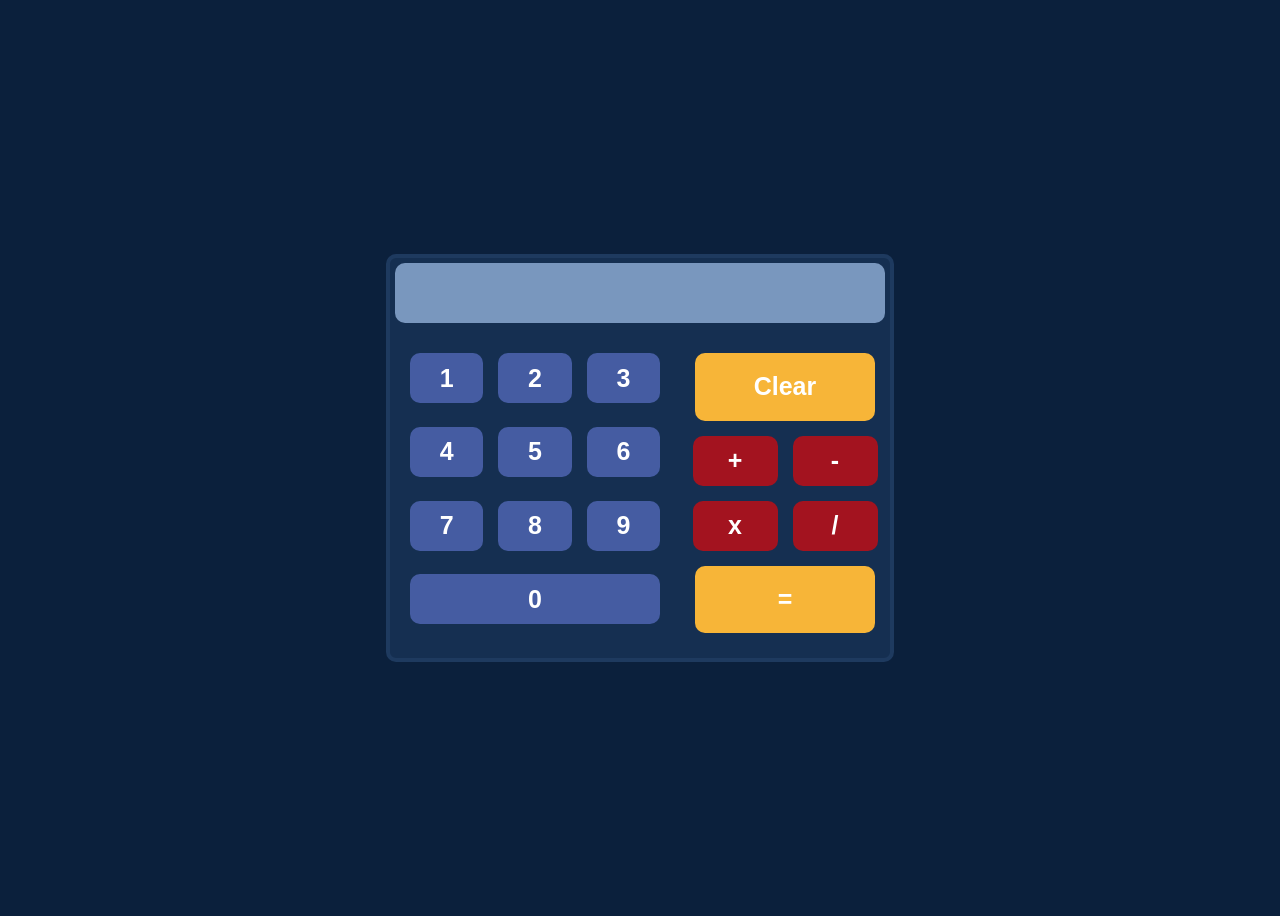
<file: calculator/index.html>
<!DOCTYPE html>
<html lang="en">

<head>
    <meta charset="UTF-8">
    <meta name="viewport" content="width=device-width, initial-scale=1.0">
    <title>Calculator</title>
    <link rel="stylesheet" href="style.css">

</head>

<body>

    <div class="container">
        <div class="textArea">
            <p id="numArea"></p>
        </div>

        <div class="actions">
            <div class="numbers-container">
                <button class="numbers" id="1">1</button>
                <button class="numbers" id="2">2</button>
                <button class="numbers" id="3">3</button>
                <button class="numbers" id="4">4</button>
                <button class="numbers" id="5">5</button>
                <button class="numbers" id="6">6</button>
                <button class="numbers" id="7">7</button>
                <button class="numbers" id="8">8</button>
                <button class="numbers" id="9">9</button>
                <button class="numbers zero" id="0">0</button>
            </div>

            <div class="operators-container">
                <button id="clear">Clear</button>
                <div class="operations-container">
                    <button class="operations" id="+">+</button>
                    <button class="operations" id="-">-</button>
                    <button class="operations" id="x">x</button>
                    <button class="operations" id="/">/</button>
                </div>
                <button id="equal">=</button>



            </div>

        </div>

    </div>

    <script src="app.js"></script>
</body>

</html>
</file>
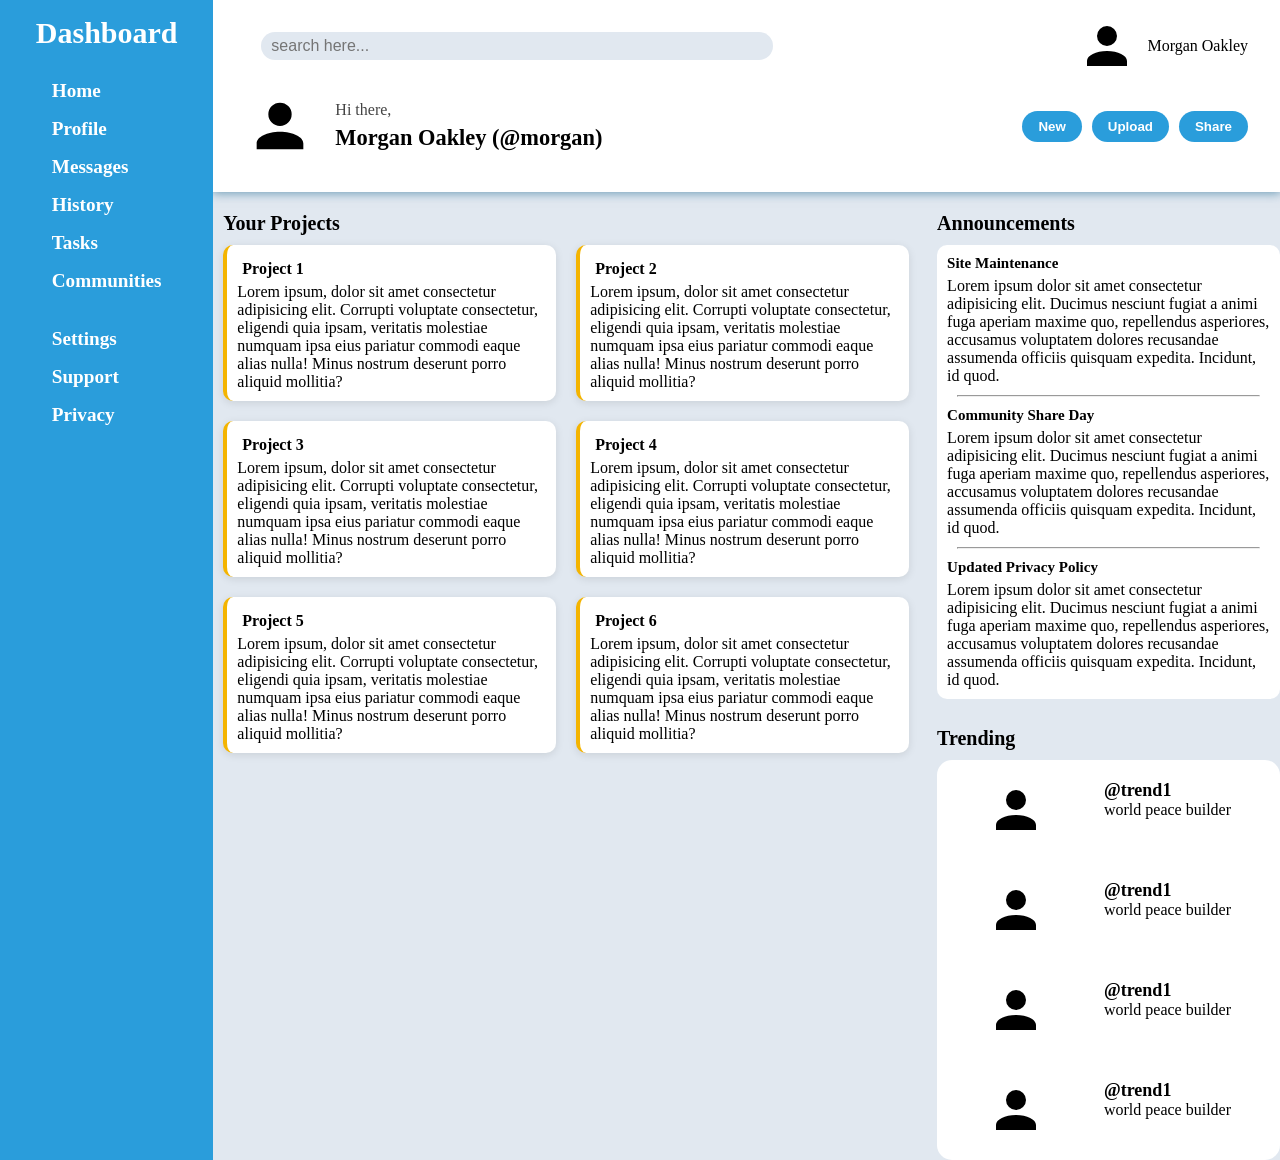
<file: dashboard/index.html>
<!DOCTYPE html>
<html lang="en">

<head>
    <meta charset="UTF-8">
    <meta name="viewport" content="width=device-width, initial-scale=1.0">
    <title>Dashboard</title>
</head>
<link rel="stylesheet" href="style.css">

<body>
    <aside>
        <h1>Dashboard</h1>

        <nav>
            <ul>
                <li><a href="">Home</a></li>
                <li><a href="">Profile</a></li>
                <li><a href="">Messages</a></li>
                <li><a href="">History</a></li>
                <li><a href="">Tasks</a></li>
                <li><a href="">Communities</a></li>
            </ul>

            <ul>
                <li><a href="">Settings</a></li>
                <li><a href="">Support</a></li>
                <li><a href="">Privacy</a></li>
            </ul>
        </nav>
    </aside>

    <main>
        <header>
            <div class="header-top">
                <input type="text" id="search" placeholder="search here...">
                <div class="profile">
                    <svg xmlns="http://www.w3.org/2000/svg" viewBox="0 0 24 24">
                        <title>account</title>
                        <path
                            d="M12,4A4,4 0 0,1 16,8A4,4 0 0,1 12,12A4,4 0 0,1 8,8A4,4 0 0,1 12,4M12,14C16.42,14 20,15.79 20,18V20H4V18C4,15.79 7.58,14 12,14Z" />
                    </svg>
                    <p>Morgan Oakley</p>
                </div>
            </div>
            <div class="header-bottom">
                <div class="greeting">
                    <svg xmlns="http://www.w3.org/2000/svg" viewBox="0 0 24 24">
                        <title>account</title>
                        <path
                            d="M12,4A4,4 0 0,1 16,8A4,4 0 0,1 12,12A4,4 0 0,1 8,8A4,4 0 0,1 12,4M12,14C16.42,14 20,15.79 20,18V20H4V18C4,15.79 7.58,14 12,14Z" />
                    </svg>
                    <div class="greeting-text">
                        <p>Hi there,</p>
                        <h1>Morgan Oakley (@morgan)</h1>
                    </div>
                </div>
                <div class="actions">
                    <button id="new">New</button>
                    <button id="upload">Upload</button>
                    <button id="share">Share</button>
                </div>
            </div>
        </header>

        <div class="layout">
            <div class="projects">
                <h4>Your Projects</h4>
                <div class="project-list">
                    <div class="project-card">
                        <div class="project-title">Project 1</div>
                        <div class="project desc">Lorem ipsum, dolor sit amet consectetur adipisicing elit. Corrupti
                            voluptate consectetur, eligendi quia ipsam, veritatis molestiae numquam ipsa eius pariatur
                            commodi eaque alias nulla! Minus nostrum deserunt porro aliquid mollitia?</div>
                    </div>
                    <div class="project-card">
                        <div class="project-title">Project 2</div>
                        <div class="project desc">Lorem ipsum, dolor sit amet consectetur adipisicing elit. Corrupti
                            voluptate consectetur, eligendi quia ipsam, veritatis molestiae numquam ipsa eius pariatur
                            commodi eaque alias nulla! Minus nostrum deserunt porro aliquid mollitia?</div>
                    </div>
                    <div class="project-card">
                        <div class="project-title">Project 3</div>
                        <div class="project desc">Lorem ipsum, dolor sit amet consectetur adipisicing elit. Corrupti
                            voluptate consectetur, eligendi quia ipsam, veritatis molestiae numquam ipsa eius pariatur
                            commodi eaque alias nulla! Minus nostrum deserunt porro aliquid mollitia?</div>
                    </div>
                    <div class="project-card">
                        <div class="project-title">Project 4</div>
                        <div class="project desc">Lorem ipsum, dolor sit amet consectetur adipisicing elit. Corrupti
                            voluptate consectetur, eligendi quia ipsam, veritatis molestiae numquam ipsa eius pariatur
                            commodi eaque alias nulla! Minus nostrum deserunt porro aliquid mollitia?</div>
                    </div>
                    <div class="project-card">
                        <div class="project-title">Project 5</div>
                        <div class="project desc">Lorem ipsum, dolor sit amet consectetur adipisicing elit. Corrupti
                            voluptate consectetur, eligendi quia ipsam, veritatis molestiae numquam ipsa eius pariatur
                            commodi eaque alias nulla! Minus nostrum deserunt porro aliquid mollitia?</div>
                    </div>
                    <div class="project-card">
                        <div class="project-title">Project 6</div>
                        <div class="project desc">Lorem ipsum, dolor sit amet consectetur adipisicing elit. Corrupti
                            voluptate consectetur, eligendi quia ipsam, veritatis molestiae numquam ipsa eius pariatur
                            commodi eaque alias nulla! Minus nostrum deserunt porro aliquid mollitia?</div>
                    </div>

                </div>

            </div>
            <div class="announcements">
                <h4>Announcements</h4>
                <div class="announce-list">
                    <p class="announces">
                    <h5>Site Maintenance</h5>
                    Lorem ipsum dolor sit amet consectetur adipisicing elit. Ducimus nesciunt fugiat a animi fuga
                    aperiam maxime quo, repellendus asperiores, accusamus voluptatem dolores recusandae assumenda
                    officiis quisquam expedita. Incidunt, id quod.
                    </p>
                    <hr>
                    <p class="announces">
                    <h5>Community Share Day</h5>
                    Lorem ipsum dolor sit amet consectetur adipisicing elit. Ducimus nesciunt fugiat a animi fuga
                    aperiam maxime quo, repellendus asperiores, accusamus voluptatem dolores recusandae assumenda
                    officiis quisquam expedita. Incidunt, id quod.
                    </p>
                    <hr>
                    <p class="announces">
                    <h5>Updated Privacy Policy</h5>
                    Lorem ipsum dolor sit amet consectetur adipisicing elit. Ducimus nesciunt fugiat a animi fuga
                    aperiam maxime quo, repellendus asperiores, accusamus voluptatem dolores recusandae assumenda
                    officiis quisquam expedita. Incidunt, id quod.
                    </p>
                </div>


            </div>
            <div class="trending">
                <h4>Trending</h4>

                <div class="trends">
                    <div class="trend">
                        <svg xmlns="http://www.w3.org/2000/svg" viewBox="0 0 24 24">
                            <title>account</title>
                            <path
                                d="M12,4A4,4 0 0,1 16,8A4,4 0 0,1 12,12A4,4 0 0,1 8,8A4,4 0 0,1 12,4M12,14C16.42,14 20,15.79 20,18V20H4V18C4,15.79 7.58,14 12,14Z" />
                        </svg>
                        <div class="trend-text">
                            <span>@trend1</span><br>
                            world peace builder
                        </div>
                    </div>
                    <div class="trend">
                        <svg xmlns="http://www.w3.org/2000/svg" viewBox="0 0 24 24">
                            <title>account</title>
                            <path
                                d="M12,4A4,4 0 0,1 16,8A4,4 0 0,1 12,12A4,4 0 0,1 8,8A4,4 0 0,1 12,4M12,14C16.42,14 20,15.79 20,18V20H4V18C4,15.79 7.58,14 12,14Z" />
                        </svg>
                        <div class="trend-text">
                            <span>@trend1</span><br>
                            world peace builder
                        </div>
                    </div>
                    <div class="trend">
                        <svg xmlns="http://www.w3.org/2000/svg" viewBox="0 0 24 24">
                            <title>account</title>
                            <path
                                d="M12,4A4,4 0 0,1 16,8A4,4 0 0,1 12,12A4,4 0 0,1 8,8A4,4 0 0,1 12,4M12,14C16.42,14 20,15.79 20,18V20H4V18C4,15.79 7.58,14 12,14Z" />
                        </svg>
                        <div class="trend-text">
                            <span>@trend1</span><br>
                            world peace builder
                        </div>
                    </div>
                    <div class="trend">
                        <svg xmlns="http://www.w3.org/2000/svg" viewBox="0 0 24 24">
                            <title>account</title>
                            <path
                                d="M12,4A4,4 0 0,1 16,8A4,4 0 0,1 12,12A4,4 0 0,1 8,8A4,4 0 0,1 12,4M12,14C16.42,14 20,15.79 20,18V20H4V18C4,15.79 7.58,14 12,14Z" />
                        </svg>
                        <div class="trend-text">
                            <span>@trend1</span><br>
                            world peace builder
                        </div>
                    </div>
                </div>
            </div>
        </div>
    </main>
</body>

</html>
</file>
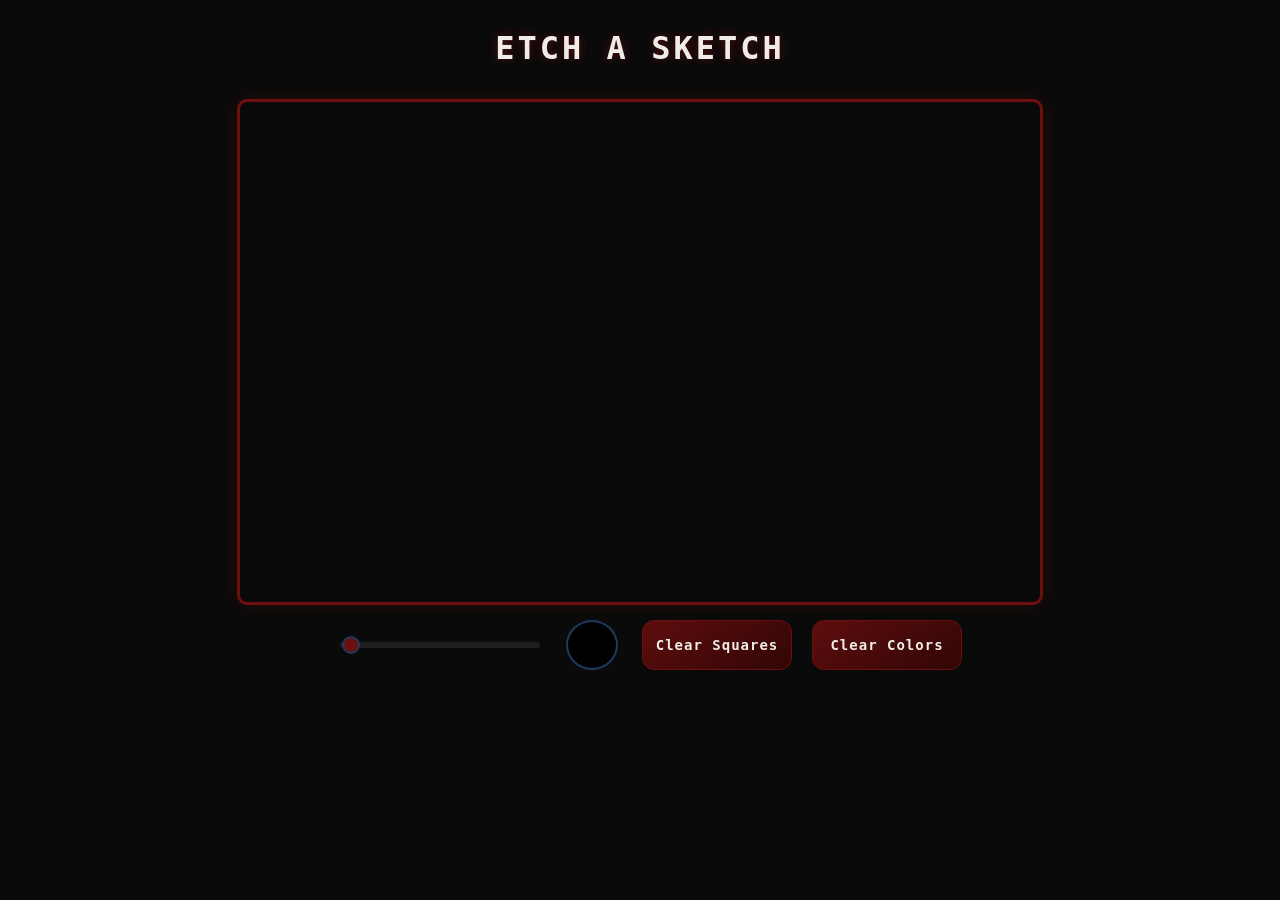
<file: etch-a-sketch/index.html>
<!DOCTYPE html>
<html lang="en">

<head>
    <meta charset="UTF-8">
    <meta name="viewport" content="width=device-width, initial-scale=1.0">
    <title>Etch a sketch</title>
    <link rel="stylesheet" href="style.css">
</head>

<body>
    <div class="layout">
        <h1>Etch a Sketch</h1>

        <div class="divs-side">
        </div>

        <div class="actions-side">
            <p id="divsNumber"></p>
            <input type="range" id="divSelector" min="0" max="4000" value="50">
            <input type="color" id="colorSelector" value="red">
            <button id="clearBtn" onclick="handleClear()">Clear Squares</button>
            <button id="clearColors" onclick="hnadleColorClear()">Clear Colors</button>
        </div>

    </div>

    <script src="app.js"></script>

</body>

</html>
</file>
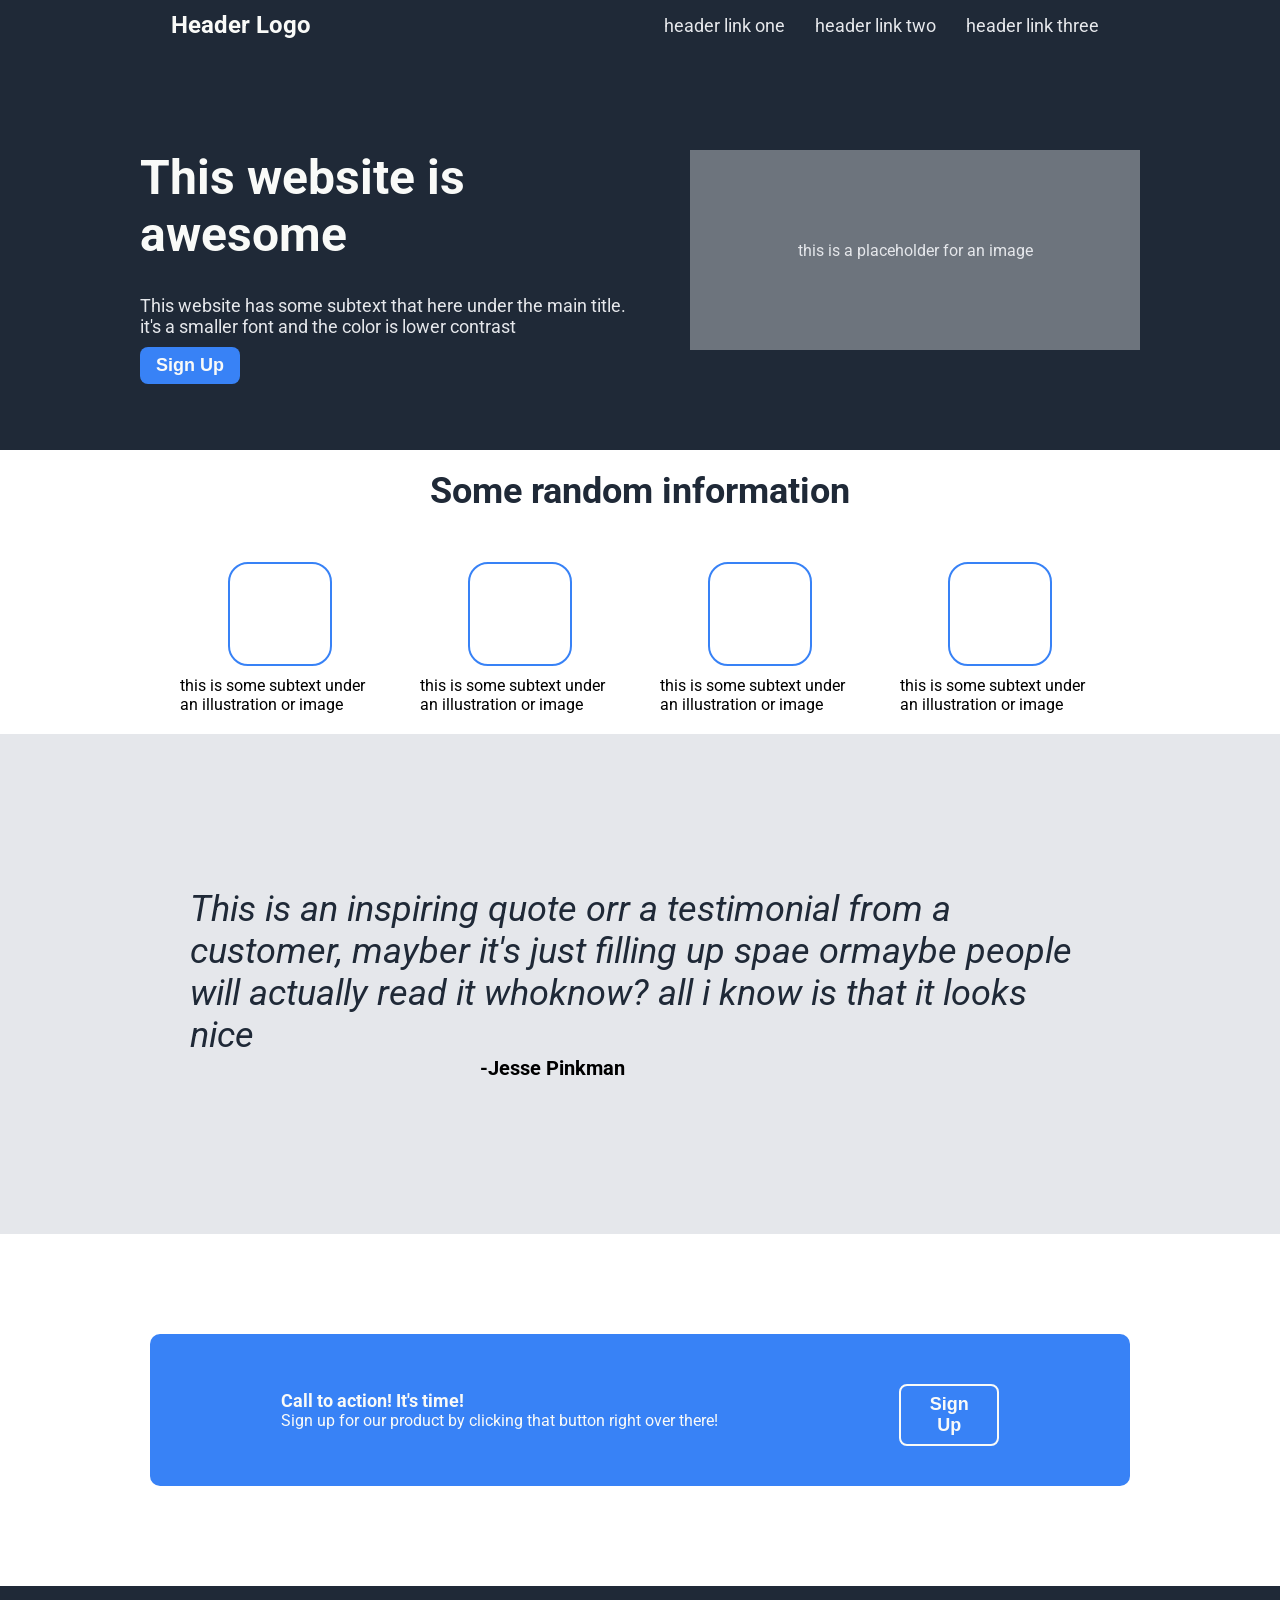
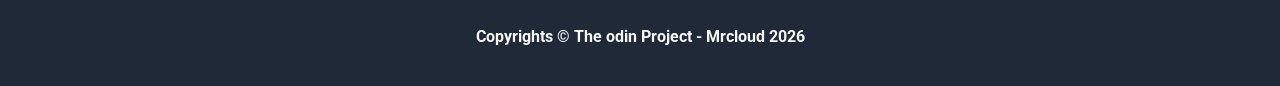
<file: landing-page/index.html>
<!DOCTYPE html>
<html lang="en">

<head>
    <meta charset="UTF-8">
    <meta name="viewport" content="width=device-width, initial-scale=1.0">
    <link rel="stylesheet" href="style.css">
    <title>Landing Page</title>
</head>

<body>
    <header>
        <div id="logo">
            Header Logo
        </div>

        <div class="navbar">
            <a href="#">header link one</a>
            <a href="#">header link two</a>
            <a href="#">header link three</a>
        </div>
    </header>


    <div class="hero">
        <div class="hero-left">
            <h1 id="hero-main-text">This website is awesome</h1>

            <div id="hero-second-text">This website has some subtext that here under the main title.
                it's a smaller font and the color is lower contrast</div>

            <button type="submit">Sign Up</button>
        </div>

        <div id="img-box">
            this is a placeholder for an image
        </div>
    </div>


    <div class="information">
        <div id="info-header">
            Some random information
        </div>

        <div class="info-section">

            <div class="info">
                <div class="info-img"></div>
                this is some subtext under an illustration or image
            </div>


            <div class="info">
                <div class="info-img"></div>
                this is some subtext under an illustration or image
            </div>


            <div class="info">
                <div class="info-img"></div>
                this is some subtext under an illustration or image
            </div>


            <div class="info">
                <div class="info-img"></div>
                this is some subtext under an illustration or image
            </div>

        </div>
    </div>


    <div class="quote-section">
        <div id="quote">This is an inspiring quote orr a testimonial from a customer, mayber it's just filling up spae
            ormaybe people will actually read it whoknow? all i know is that it looks nice</div>
        <span id="quote-attr">-Jesse Pinkman</span>
    </div>




    <div class="action-section">
        <div class="action-left">
            <div id="action-title">
                Call to action! It's time!
            </div>

            <div id="action-text">
                Sign up for our product by clicking that button right over there!
            </div>
        </div>
        <div>
            <button type="submit" id="action-btn">Sign Up</button>
        </div>
    </div>


    <footer>
        Copyrights &copy; The odin Project - Mrcloud 2026
    </footer>
</body>

</html>
</file>
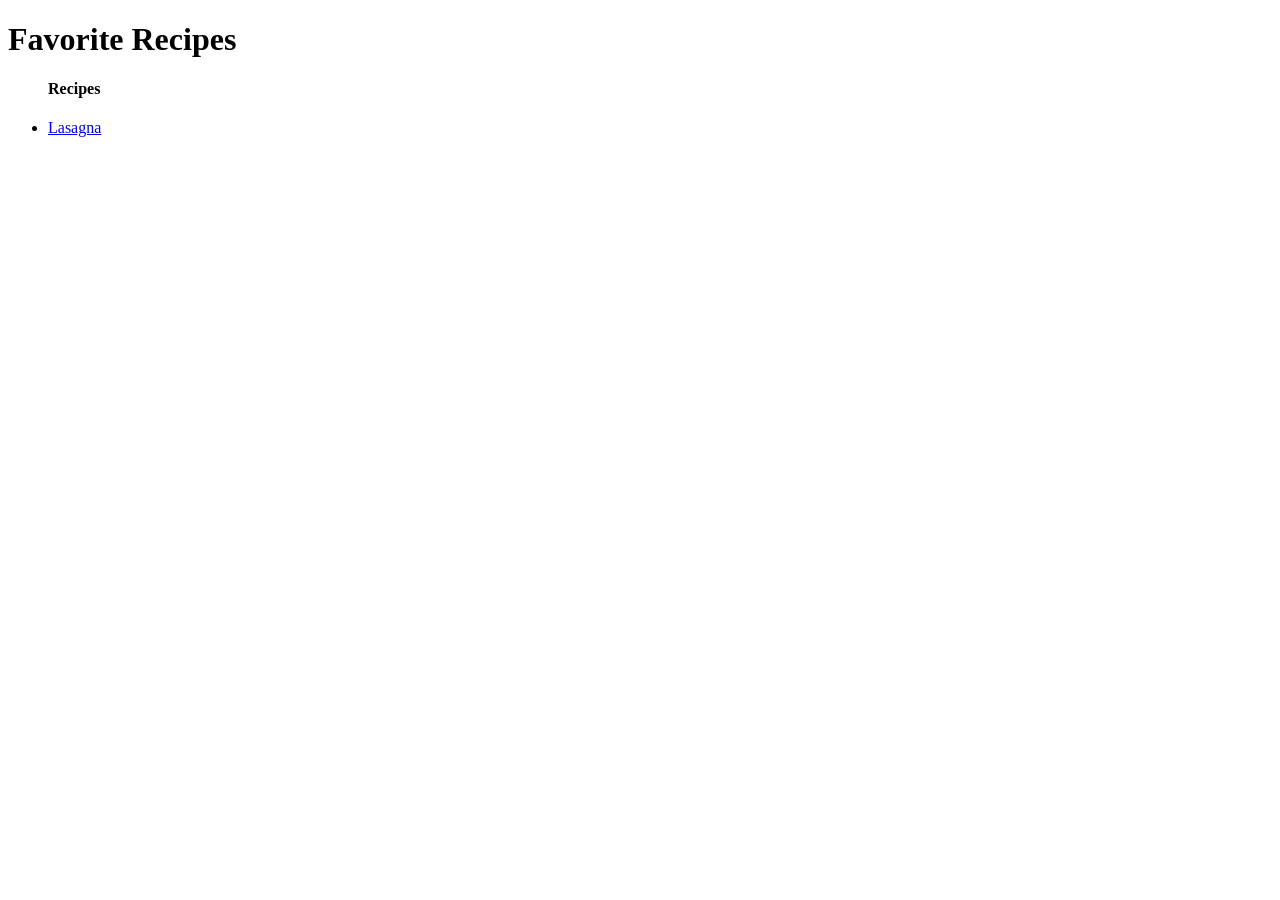
<file: odin-recipes/index.html>
<!DOCTYPE html>
<html lang="en">
<head>
    <meta charset="UTF-8">
    <meta name="viewport" content="width=device-width, initial-scale=1.0">
    <title>Fav Recipes</title>
</head>
<body>
    <h1>Favorite Recipes</h1>

 <ul> 
    <h4>Recipes</h4>
    <li><a href="/recipes/lasagna.html">Lasagna</a></li>
 </ul>
</body>
</html>
</file>
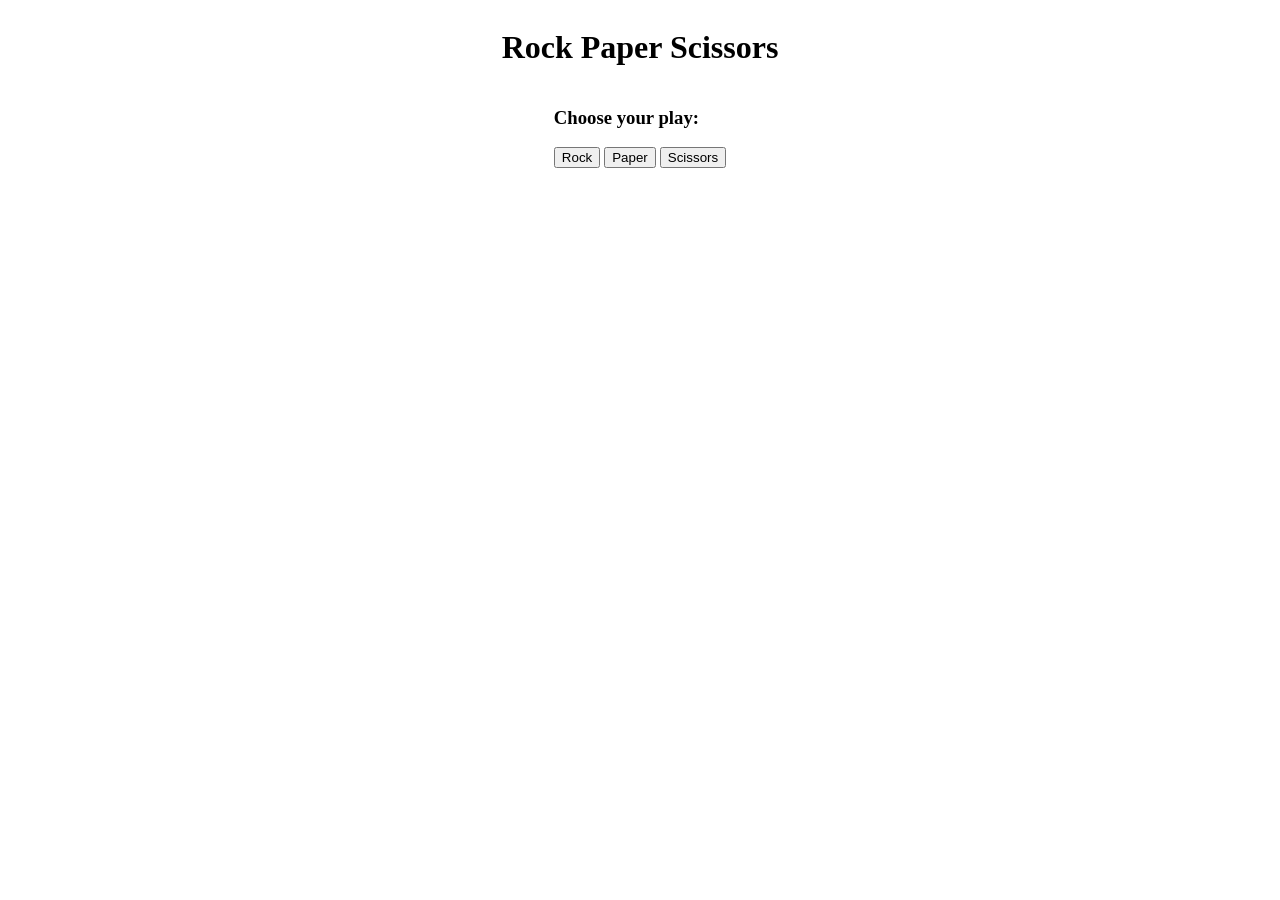
<file: rock-paper-scissors/index.html>
<!DOCTYPE html>
<html lang="en">
<head>
    <meta charset="UTF-8">
    <meta http-equiv="X-UV-Compatible" content="IE-edge">
    <meta name="viewport" content="width = device-width, initial-scale=1.0">
    <link rel="stylesheet" href="style.css">
    <meta name="viewport" content="width=device-width, initial-scale=1.0">
    <title>RPS</title>

</head>
<body>

    <h1>Rock Paper Scissors</h1>

    <div class="container">
        <h3>Choose your play:</h3>
        <button id="rock">Rock</button>
        <button id="paper">Paper</button>
        <button id="scissors" >Scissors</button>
        <p id="computerChoice"></p>
        <br>
        <p id="scores"></p>
        <br><br>
        <p id="result"></p>
    </div>

    <script src="app.js"></script>
</body>
</html>
</file>
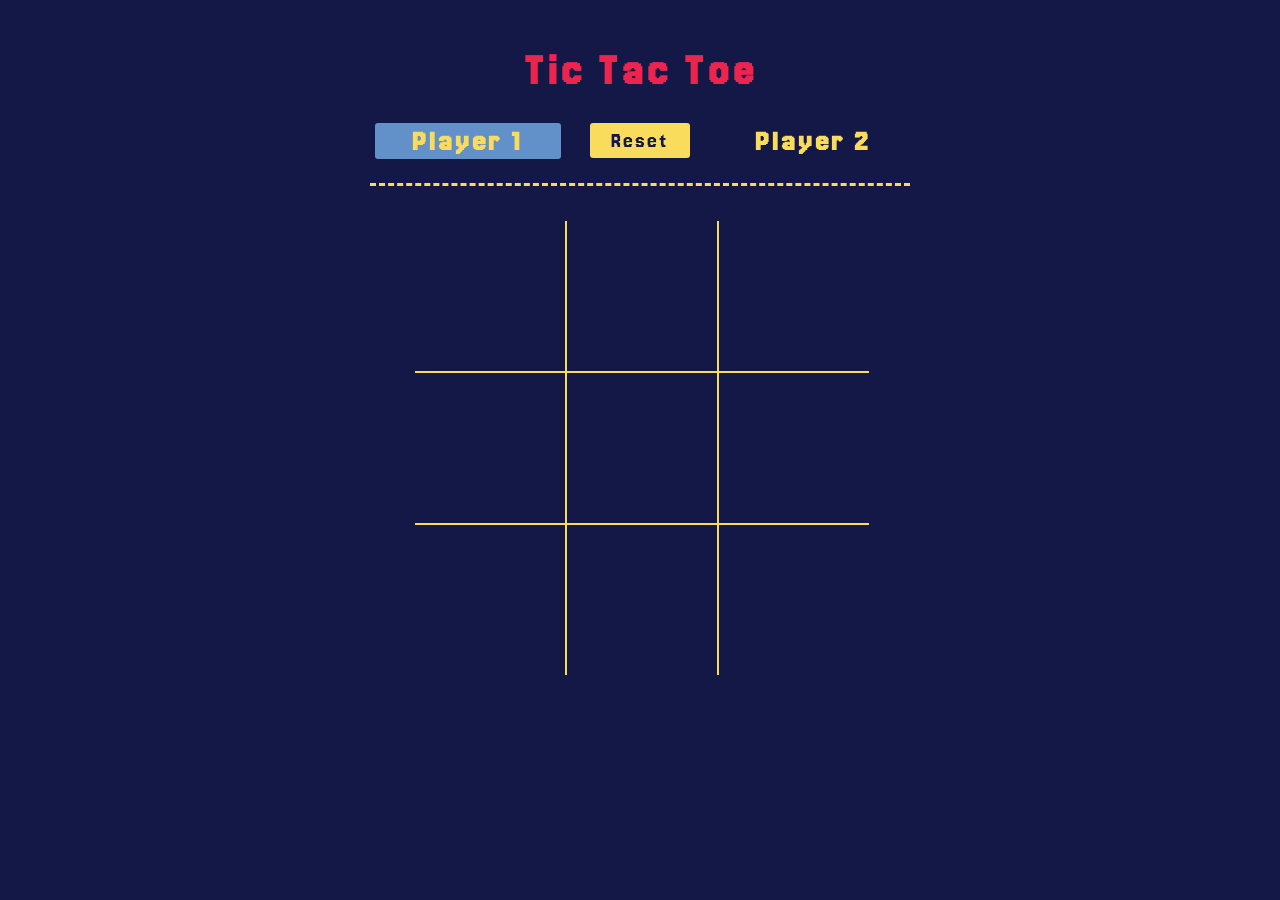
<file: tic-tac-toe/index.html>
<!DOCTYPE html>
<html lang="en">

<head>
    <meta charset="UTF-8">
    <meta name="viewport" content="width=device-width, initial-scale=1.0">
    <title>Document</title>
    <link rel="stylesheet" href="style.css">
</head>

<body>

    <header>

        <h1>Tic Tac Toe</h1>

        <article>
            <h2>
                Player 1
                <span class="winner-text">Winner!!</span>
            </h2>
            <button id="reset">Reset</button>
            <h2>
                Player 2
                <span class="winner-text">Winner!!</span>
            </h2>
        </article>

    </header>
    <main class="cells-container" id="cells-container">
        <div class="cell" id="0"></div>
        <div class="cell" id="1"></div>
        <div class="cell" id="2"></div>
        <div class="cell" id="3"></div>
        <div class="cell" id="4"></div>
        <div class="cell" id="5"></div>
        <div class="cell" id="6"></div>
        <div class="cell" id="7"></div>
        <div class="cell" id="8"></div>
    </main>

    <script src="app.js"></script>
</body>

</html>
</file>
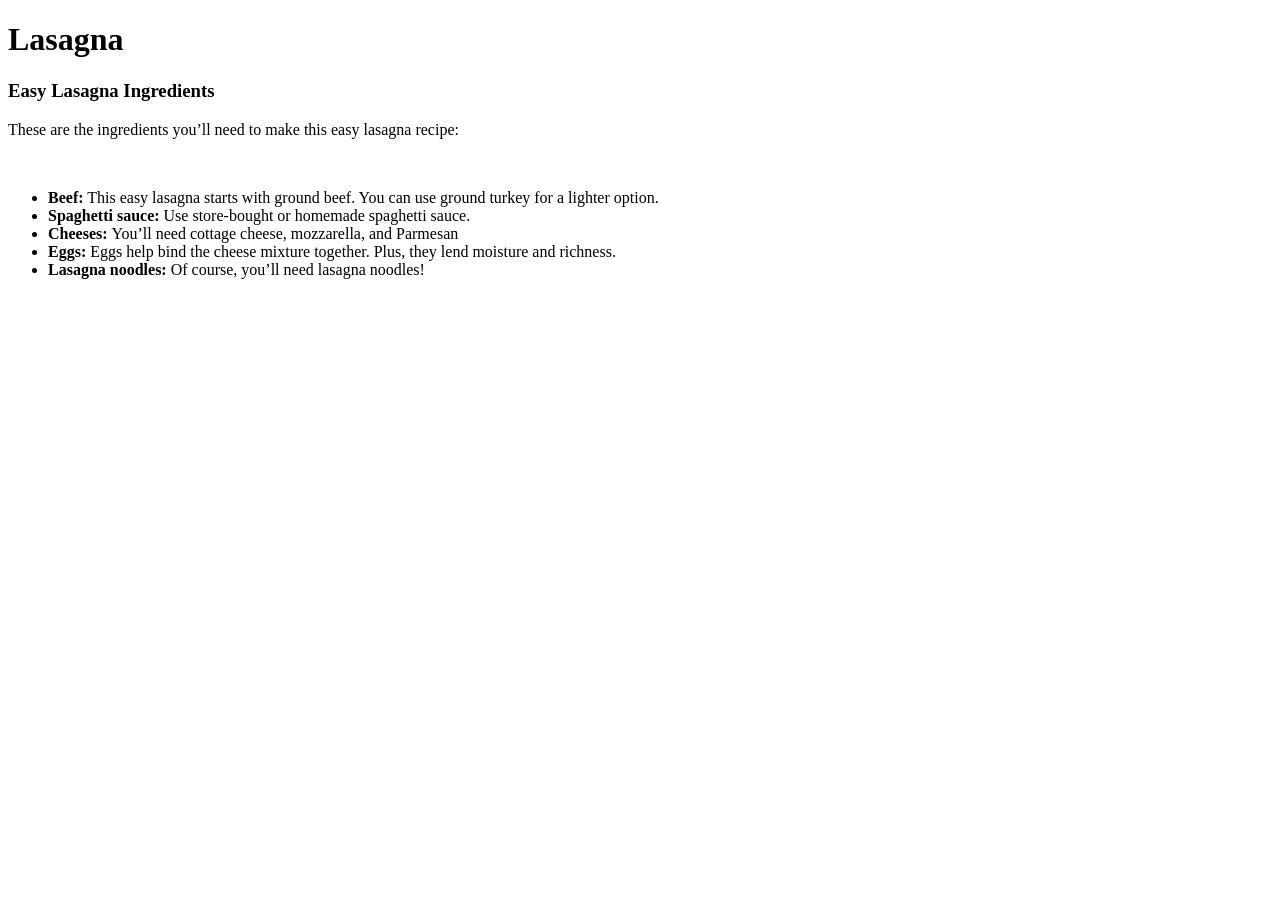
<file: odin-recipes/recipes/lasagna.html>
<!DOCTYPE html>
<html lang="en">
<head>
    <meta charset="UTF-8">
    <meta name="viewport" content="width=device-width, initial-scale=1.0">
    <title>Fav Recipes: lasagna</title>
</head>
<body>
    <h1>Lasagna</h1>

    <h3>Easy Lasagna Ingredients</h3>
    <p>These are the ingredients you’ll need to make this easy lasagna recipe:  </p> <br>

    <ul>
        <li><b>Beef:</b> This easy lasagna starts with ground beef. You can use ground turkey for a lighter option. </li>
         <li><b>Spaghetti sauce:</b> Use store-bought or homemade spaghetti sauce.  </li>
        <li><b>Cheeses: </b>You’ll need cottage cheese, mozzarella, and Parmesan</li>
        <li><b>Eggs:</b> Eggs help bind the cheese mixture together. Plus, they lend moisture and richness. </li>
        <li><b>Lasagna noodles: </b>Of course, you’ll need lasagna noodles!</li>
       
    </ul>
</body>
</html>
</file>
<file: calculator/style.css>
body {
    display: flex;
    justify-content: center;
    align-items: center;
    height: 100vh;
    background-color: #0b203c;
}

.container {
    display: flex;
    flex-direction: column;
    justify-content: center;
    align-items: center;
    gap: 10px;

    width: 500px;
    height: 400px;

    border: 4px solid #1e3a5f;
    border-radius: 10px;

    background-color: #152f51;
}

.textArea {
    display: flex;
    align-items: center;
    width: 470px;
    height: 40px;
    padding: 10px;
    color: white;
    background-color: rgba(164, 196, 237, 0.7);
    border-radius: 10px;
    font-size: 30px;
    font-family: "Open Sans", sans-serif;
}

.actions {
    display: flex;
    justify-content: space-between;
    align-items: center;
    flex-wrap: wrap;
    gap: 20px;

    width: 480px;
    height: 320px;
}

.numbers-container {
    display: grid;
    grid-template-columns: repeat(3, 1fr);
    gap: 15px;

    width: 250px;
    height: 280px;
    padding: 10px;
}

.operators-container {
    display: flex;
    flex-direction: column;
    justify-content: flex-start;
    align-items: center;
    gap: 15px;


    width: 150px;
    height: 280px;
    margin-right: 10px;
    padding: 10px;
}

.operations-container {
    display: grid;
    grid-template-columns: repeat(2, 1fr);
    gap: 15px;
}

button {
    height: 50px;
    font-size: 25px;
    font-family: "Open Sans", sans-serif;
    font-weight: bold;
    cursor: pointer;
    border: none;
    border-radius: 10px;
    color: white;

}

button:hover {
    transition:
        transform 0.2s ease,
        box-shadow 0.2s ease,
        background 0.3s ease;

    box-shadow:
        0 0 10px #a4c4edac,
        0 0 20px #152f51;
}

button:active {
    transform: scale(0.96);
}

.numbers {
    background-color: #667cdb96;
}

.operations {
    background-color: rgba(237, 5, 5, 0.659);
    width: 85px;
}

#clear,
#equal {
    width: 180px;
    height: 90px;
    background-color: #F7B538;

}

.zero {
    grid-column: span 3;
}
</file>
<file: dashboard/style.css>
* {
    box-sizing: border-box;
    margin: 0;
    padding: 0;
}

body {
    display: grid;
    grid-template-columns: 1fr 5fr;
    height: 100vh;
}

aside {
    background-color: #2a9ddb;
    border: none;
    min-height: 100vh;
    z-index: 10;

    display: flex;
    flex-direction: column;
    align-items: center;
    gap: 20px;
}

h1 {
    margin-top: 1rem;
    font-size: 30px;
    color: white;

}

ul {
    list-style: none;
    padding: 10px;
}

ul svg {
    width: 30px;
}

a {
    color: white;
    text-decoration: none;
    font-weight: bold;
    font-size: 1.2rem;
}

a:hover {
    color: rgb(20, 72, 151);
    transition: 0.3s ease;
}

li {
    margin-bottom: 1rem;
}

main {
    background-color: #e1e8f0;
}

header {
    padding: 1rem 2rem;
    background-color: white;
    box-shadow: 0px 0px 10px 1px #0c5c8692;
}

.header-top,
.header-bottom {
    display: flex;
    justify-content: space-between;
    align-items: center;
    margin-bottom: 15px;
}

.header-top svg {
    width: 60px;
    border-radius: 50%;
}

#search {
    border: none;
    background-color: #e1e8f0;
    border-radius: 20px;
    min-width: 40vw;
    font-size: 1rem;
    margin-left: 1rem;
    padding: 5px 10px;
}

input:focus {
    outline: 2px solid #2a9ddb;
}

.profile {
    display: flex;
    justify-content: center;
    align-items: center;
    gap: 10px;
}

.greeting {
    display: flex;
    align-items: center;
    gap: 20px;
}

.greeting svg {
    width: 70px;
    height: 70px;
    border-radius: 50%;
}

.greeting-text {
    display: flex;
    flex-direction: column;
}

.greeting-text p {
    color: #444;
    margin-bottom: 0.4rem;
}

.greeting-text h1 {
    font-size: 1.4rem;
    color: black;
    margin: 0;
}

.actions {
    display: flex;
    gap: 10px;
}

.actions button {
    background-color: #2a9ddb;
    color: white;
    font-weight: bold;
    border: none;
    border-radius: 50px;
    padding: 8px 16px;
}

.actions button:hover {
    background-color: rgb(20, 72, 151);
    transition: 0.4s ease-out;
}

.layout {
    margin-top: 20px;
    margin-left: 10px;
    display: grid;
    grid-template-columns: 2fr 1fr;
    grid-template-areas:
        "projects announcements"
        "projects trending";
    gap: 1.75rem;
    align-items: start;

}

.layout h4 {
    font-size: 20px;
    margin-bottom: 10px;
}

.projects {
    grid-area: projects;
}

.project-list {
    margin-top: 10px;
    display: grid;
    grid-template-columns: repeat(2, 1fr);
    grid-template-rows: repeat(3, 1fr);
    gap: 20px;
}

.project-card {
    padding: 10px;
    background-color: white;

    border-radius: 10px;
    border-left: 4px solid #f4b400;

    box-shadow: 0 2px 8px rgba(0, 0, 0, 0.1);
    transition: transform 0.3s ease-out;
}

.project-card:hover {
    transform: scale(1.04);
}

.project-title {
    font-weight: bold;
    padding: 5px;
}

.announcements {
    grid-area: announcements;
}

.announcements h5 {
    margin-bottom: 5px;
    font-size: 15px;
}

.announce-list {
    display: flex;
    flex-direction: column;
    background-color: white;
    padding: 10px;
    border: none;
    border-radius: 10px;
}

.announce-list hr {
    margin: 10px;
}

.trending {
    grid-area: trending;
}

.trends {
    background-color: white;
    padding: 20px;
    border: none;
    border-radius: 15px;
    display: flex;
    flex-direction: column;
    gap: 40px;
}

.trend {
    display: flex;
    justify-content: space-around;
}

.trend svg {
    width: 60px;
}

.trend-text span {
    font-weight: bold;
    font-size: 18px;
}
</file>
<file: etch-a-sketch/style.css>
* {
    background-color: #0a0a0a;
    color: #f0ede8;

    font-family: 'DM Mono', monospace;
    transition: all 0.2s ease;
}


h1 {

    letter-spacing: 3px;
    text-transform: uppercase;

    text-shadow:
        0 0 10px rgba(107, 15, 15, 0.8);
}


.layout {
    display: flex;
    flex-direction: column;
    justify-content: center;
    align-items: center;
    gap: 10px;
}

.divs-side {
    display: grid;

    width: 800px;
    height: 500px;

    border: 3px solid #6b0f0f;
    border-radius: 10px;

    overflow: hidden;

    box-shadow:
        0 0 20px rgba(107, 15, 15, 0.3);
}

.actions-side {
    display: flex;
    justify-content: center;
    align-items: center;
    gap: 20px;
}

.divs {
    border: 0.5px solid #1e3a5f;
    box-sizing: border-box;

    transition:
        background-color 0.15s ease,
        transform 0.1s ease;
}

.divs:hover {
    transform: scale(1.05);
}

button {
    font-size: 14px;
    font-weight: bold;
    letter-spacing: 1px;

    color: #f0ede8;
    background: linear-gradient(145deg, #5e0d0d, #320606);

    width: 150px;
    height: 50px;

    border: 1px solid #6b0f0f;
    border-radius: 12px;

    cursor: pointer;

    transition:
        transform 0.2s ease,
        box-shadow 0.2s ease,
        background 0.3s ease;
}

button:hover {
    transform: translateY(-3px);

    box-shadow:
        0 0 10px #6b0f0f,
        0 0 20px rgba(107, 15, 15, 0.5);

    border-color: #1e3a5f;
}

button:active {
    transform: scale(0.96);
}

input[type="range"] {
    appearance: none;
    width: 200px;
    height: 6px;

    background: #1e1e1e;
    border-radius: 10px;

    outline: none;
}

input[type="range"]::-webkit-slider-thumb {
    appearance: none;

    width: 18px;
    height: 18px;

    border-radius: 50%;

    background: #6b0f0f;
    border: 2px solid #1e3a5f;

    cursor: pointer;

    transition: transform 0.2s ease;
}

input[type="range"]::-webkit-slider-thumb:hover {
    transform: scale(1.2);

    box-shadow: 0 0 10px #6b0f0f;
}

input[type="color"] {
    width: 60px;
    height: 60px;

    border: none;
    background: none;

    cursor: pointer;
}

input[type="color"]::-webkit-color-swatch {
    border-radius: 50%;
    border: 2px solid #1e3a5f;
}
</file>
<file: landing-page/style.css>
@import url('https://fonts.googleapis.com/css2?family=Roboto:wght@400;700&display=swap');

body{
    font-family: Roboto, sans-serif;
    margin: 0;

}


header {
    display: flex;
    justify-content: space-around;
    align-items: center;
    background-color: #1F2937;
    height: 50px;
}

#logo {
    font-weight: bold;
    font-size: 24px;
    color: #F9FAF8;
}

.navbar {
    display: flex;
    justify-content: space-around;
    gap: 10px;
}

a {
    padding: 10px;
    text-decoration: none;
    color: #e5e7eb;
    cursor: pointer;
    font-size: 18px;
}

.hero {
    display: flex;
    justify-content:center;
    align-items: center;
    background-color: #1F2937;
    height: 200px;
    gap: 50px;
    padding: 100px;
}

.hero-left{
    display: flex;
    flex-direction: column;
    width: 500px;
}


#hero-main-text {
    font-size: 48px;
    color: #f9faf8;
    font-weight: 900px;

}

#hero-second-text {
    font-size: 18px;
    color: #e5e7eb;
}

button {
    margin-top: 10px;
    width: 100px;
    padding: 8px 16px;
    background-color: #3882f6;
    border: none;
    border-radius: 8px;
    font-size: 18px;
    color: #F9FAF8;
    font-weight: bold;

}

#img-box{
    display: flex;
    justify-content: center;
    align-items: center;
    background: #6D747D;
    color: #E5E7EB;
    width: 450px;
    height: 200px;
}



.information {
    display: flex;
    flex-direction: column;
    justify-content: center;
    align-items: center;
    gap: 30px;
}


#info-header {
    color: #1f2937;
    font-size: 36px;
    font-weight: bold;
    padding: 20px;
}

.info-section {
    display: flex;
    justify-content: center;
    align-items: center;
    gap: 20px;
    flex-wrap: wrap;
    gap: 40px;

}

.info {
    display: flex;
    flex-direction: column;
    justify-content: center;
    align-items: center;
    gap: 10px;
    width: 200px;
}



.info-img {
    border: 2px solid #3882f6;
    border-radius: 20px;
    height: 100px;
    width: 100px;
}


.quote-section {
    background-color: #e5e7eb;
    height: 300px;
    display: flex;
    flex-direction: column;
    justify-content: center;
    align-items: center;
    padding: 100px;
    margin-top: 20px;

}

#quote {
    color:#1f2937;
    font-size: 36px;
    font-style: italic;
    font-weight: 300px;
    width: 900px;
}

#quote-attr {
    align-self: flex-end;
    width: 700px;
    font-size: 20px;
    font-weight: bold;
}


.action-section {
    background-color: #3882f6;
    display: flex;
    justify-content: space-around;
    align-items: center;
    color: #F9FAF8;
    padding: 40px;
    margin: 100px auto;
    border-radius: 10px;
    width: 900px;
}

#action-title {
    font-size: 18px;
    font-weight: bold;
}

#action-btn{
    border: 2px #f9faf8 solid;
}


footer {
    display: flex;
    justify-content: center;
    align-items: center;
    background-color: #1F2937;
    height: 100px;
    color: #F9FAF8;
    font-weight: bold;
}
</file>
<file: rock-paper-scissors/style.css>
body {
    display: flex;
    flex-direction: column;
    justify-content: center;
    align-items: center;
}

#scores {
    white-space: pre-line;
}
</file>
<file: tic-tac-toe/style.css>
@import url('https://fonts.googleapis.com/css2?family=Jersey+20&family=Playwrite+GB+J:ital,wght@0,100..400;1,100..400&display=swap');

body {
    background-color: #131847;
    font-family: "Jersey 20", sans-serif;

    display: flex;
    flex-direction: column;
    justify-content: center;
    align-items: center;
}

header {
    display: flex;
    flex-direction: column;
    align-items: center;
    justify-content: center;

    border-bottom: 3px dashed #F9DC5C;

    width: 500px;
    height: 120px;

    margin: 15px;
    padding: 20px;
}

header h1 {
    font-size: 45px;
    letter-spacing: 4px;
    color: #ED254E;
    margin-bottom: 0;
}

article {
    display: flex;
    justify-content: space-evenly;
    align-items: center;
    gap: 20px;

    margin: 10px;
    width: 550px;
    padding: 20px;
}

article h2 {
    position: relative;
    display: flex;
    justify-content: center;
    font-size: 30px;
    border-radius: 3px;
    color: #F9DC5C;
    letter-spacing: 3px;
    margin: 0;
    padding: 3px;
    width: 180px;
}

.winner-text {
    display: none;
    position: absolute;
    top: -29px;
    right: -40px;
    color: white;
    font: 15px;
    padding: 5px;
    transform: rotate(25deg);
    background-color: green;
    border-radius: 10px;
}

.cells-container {
    width: 450px;
    height: 420px;

    display: grid;
    grid-template-columns: repeat(3, 1fr);
    grid-template-rows: repeat(3, 1fr);

    gap: 0;
    padding: 20px;
}

.cell {
    width: 150px;
    height: 150px;

    display: flex;
    justify-content: center;
    align-items: center;

    color: #ED254E;
    font-size: 120px;
}

.cell:nth-child(1),
.cell:nth-child(2),
.cell:nth-child(4),
.cell:nth-child(5),
.cell:nth-child(7),
.cell:nth-child(8) {
    border-right: 2px solid #F9DC5C;
}

.cell:nth-child(1),
.cell:nth-child(2),
.cell:nth-child(3),
.cell:nth-child(4),
.cell:nth-child(5),
.cell:nth-child(6) {
    border-bottom: 2px solid #F9DC5C;
}

button {
    width: 100px;
    height: 35px;

    font-family: "Jersey 20", sans-serif;
    font-size: 22px;
    letter-spacing: 2px;

    background-color: #F9DC5C;
    color: #131847;

    border: none;
    border-radius: 3px;

    transition: 0.3s ease-out;
}

button:hover {
    box-shadow: 0px 0px 50px 0px #ED254E;
    transition: 0.3s ease;
    transform: scale(1.1);
    cursor: pointer;
}
</file>
